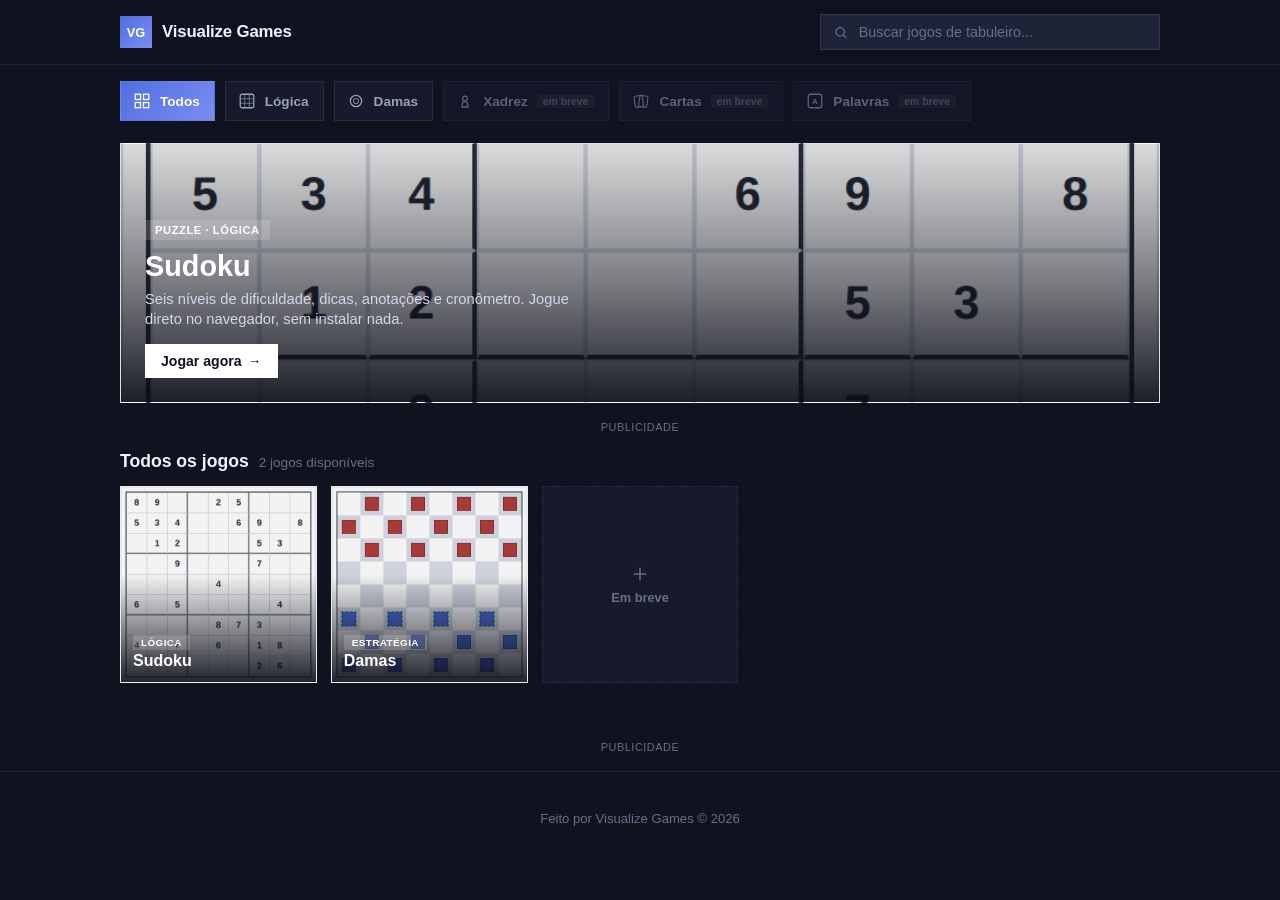
<file: index.html>
<!DOCTYPE html>
<html lang="pt-BR">
<head>
<meta charset="UTF-8" />
<meta name="viewport" content="width=device-width, initial-scale=1.0" />
<title>Visualize Games — Jogos de tabuleiro grátis</title>
<meta name="description" content="Visualize Games — jogos de tabuleiro gratuitos para jogar direto no navegador, sem instalar nada." />
<link rel="icon" href="data:image/svg+xml,<svg xmlns=%22http://www.w3.org/2000/svg%22 viewBox=%220 0 32 32%22><rect width=%2232%22 height=%2232%22 fill=%22%234f6fe0%22/><text x=%2216%22 y=%2222%22 font-family=%22Arial%22 font-weight=%22700%22 font-size=%2214%22 fill=%22white%22 text-anchor=%22middle%22>VG</text></svg>" />
<link rel="stylesheet" href="assets/main.css" />
<!-- Google AdSense -->
<script async src="https://pagead2.googlesyndication.com/pagead/js/adsbygoogle.js?client=ca-pub-7370452660840754"
     crossorigin="anonymous"></script>
</head>
<body>

<header class="site-header">
  <div class="header-inner">
    <a class="brand" href="index.html">
      <span class="brand-mark">VG</span>
      <span class="brand-name">Visualize Games</span>
    </a>
    <label class="search-wrap">
      <svg viewBox="0 0 24 24" width="17" height="17" fill="none" xmlns="http://www.w3.org/2000/svg">
        <circle cx="11" cy="11" r="6.5" stroke="currentColor" stroke-width="1.8"/>
        <path d="m20 20-3.8-3.8" stroke="currentColor" stroke-width="1.8" stroke-linecap="round"/>
      </svg>
      <input id="search-input" type="search" placeholder="Buscar jogos de tabuleiro..." autocomplete="off" />
    </label>
  </div>
</header>

<nav class="category-row" aria-label="Categorias">
  <button class="chip active" data-category="all" type="button">
    <span class="chip-icon">
      <svg viewBox="0 0 24 24" width="18" height="18" fill="none" xmlns="http://www.w3.org/2000/svg">
        <rect x="3" y="3" width="7" height="7" stroke="currentColor" stroke-width="1.7"/>
        <rect x="14" y="3" width="7" height="7" stroke="currentColor" stroke-width="1.7"/>
        <rect x="3" y="14" width="7" height="7" stroke="currentColor" stroke-width="1.7"/>
        <rect x="14" y="14" width="7" height="7" stroke="currentColor" stroke-width="1.7"/>
      </svg>
    </span>
    <span>Todos</span>
  </button>

  <button class="chip" data-category="logica" type="button">
    <span class="chip-icon">
      <svg viewBox="0 0 24 24" width="18" height="18" fill="none" xmlns="http://www.w3.org/2000/svg">
        <rect x="3" y="3" width="18" height="18" rx="2.5" stroke="currentColor" stroke-width="1.7"/>
        <path d="M9 3v18M15 3v18M3 9h18M3 15h18" stroke="currentColor" stroke-width="1.3" opacity="0.6"/>
      </svg>
    </span>
    <span>Lógica</span>
  </button>

  <button class="chip" data-category="damas" type="button">
    <span class="chip-icon">
      <svg viewBox="0 0 24 24" width="18" height="18" fill="none" xmlns="http://www.w3.org/2000/svg">
        <circle cx="12" cy="12" r="7.5" stroke="currentColor" stroke-width="1.7"/>
        <circle cx="12" cy="12" r="3.4" stroke="currentColor" stroke-width="1.4" opacity="0.7"/>
      </svg>
    </span>
    <span>Damas</span>
  </button>

  <span class="chip disabled" title="Em breve">
    <span class="chip-icon">
      <svg viewBox="0 0 24 24" width="18" height="18" fill="none" xmlns="http://www.w3.org/2000/svg">
        <circle cx="12" cy="8.5" r="3" stroke="currentColor" stroke-width="1.7"/>
        <path d="M9 20h6M8 20c0-3 1-5 1-6.5h6c0 1.5 1 3.5 1 6.5" stroke="currentColor" stroke-width="1.7" stroke-linecap="round" stroke-linejoin="round"/>
      </svg>
    </span>
    <span>Xadrez</span>
    <em>em breve</em>
  </span>

  <span class="chip disabled" title="Em breve">
    <span class="chip-icon">
      <svg viewBox="0 0 24 24" width="18" height="18" fill="none" xmlns="http://www.w3.org/2000/svg">
        <rect x="3.5" y="5" width="11" height="15" rx="1.8" transform="rotate(-8 9 12.5)" stroke="currentColor" stroke-width="1.5"/>
        <rect x="9.5" y="5" width="11" height="15" rx="1.8" transform="rotate(8 15 12.5)" stroke="currentColor" stroke-width="1.5"/>
      </svg>
    </span>
    <span>Cartas</span>
    <em>em breve</em>
  </span>

  <span class="chip disabled" title="Em breve">
    <span class="chip-icon">
      <svg viewBox="0 0 24 24" width="18" height="18" fill="none" xmlns="http://www.w3.org/2000/svg">
        <rect x="3" y="3" width="18" height="18" rx="3" stroke="currentColor" stroke-width="1.7"/>
        <text x="12" y="16.5" font-family="Arial" font-weight="700" font-size="10" fill="currentColor" text-anchor="middle">A</text>
      </svg>
    </span>
    <span>Palavras</span>
    <em>em breve</em>
  </span>
</nav>

<main>
  <section class="hero">
    <a class="hero-card" href="games/sudoku/index.html" style="background-image:url('assets/images/sudoku-board.png')">
      <div class="hero-overlay">
        <span class="hero-tag">Puzzle · Lógica</span>
        <h1>Sudoku</h1>
        <p>Seis níveis de dificuldade, dicas, anotações e cronômetro. Jogue direto no navegador, sem instalar nada.</p>
        <span class="hero-cta">Jogar agora <span aria-hidden="true">→</span></span>
      </div>
    </a>
  </section>

  <div class="ad-slot ad-slot-top" aria-hidden="true">
    <span class="ad-label">Publicidade</span>
    <!-- AD_SLOT_TOP — ver README para ativar o Google AdSense -->
  </div>

  <section class="game-section">
    <div class="section-heading">
      <h2>Todos os jogos</h2>
      <span class="section-count" id="game-count"></span>
    </div>

    <div class="game-grid" id="game-grid">
      <a class="game-card" data-name="sudoku" data-category="logica" href="games/sudoku/index.html" style="background-image:url('assets/images/sudoku-board.png')">
        <div class="game-card-overlay">
          <span class="game-tag">Lógica</span>
          <h3>Sudoku</h3>
        </div>
      </a>

      <a class="game-card" data-name="damas" data-category="damas" href="games/damas/index.html" style="background-image:url('assets/images/damas-board.png')">
        <div class="game-card-overlay">
          <span class="game-tag">Estratégia</span>
          <h3>Damas</h3>
        </div>
      </a>

      <div class="game-card placeholder">
        <div class="placeholder-inner">
          <svg viewBox="0 0 24 24" width="20" height="20" fill="none" xmlns="http://www.w3.org/2000/svg">
            <path d="M12 5v14M5 12h14" stroke="currentColor" stroke-width="1.8" stroke-linecap="round"/>
          </svg>
          <span>Em breve</span>
        </div>
      </div>
    </div>

    <p class="empty-state" id="empty-state" hidden>
      Nenhum jogo encontrado. Já temos <strong>Sudoku</strong> e <strong>Damas</strong> disponíveis — mais jogos de tabuleiro chegando em breve.
    </p>
  </section>
</main>

<div class="ad-slot ad-slot-bottom" aria-hidden="true">
  <span class="ad-label">Publicidade</span>
  <!-- AD_SLOT_BOTTOM -->
</div>

<footer class="hub-footer">
  <p>Feito por Visualize Games &copy; <span id="year"></span></p>
</footer>

<script src="assets/main.js"></script>
</body>
</html>
</file>
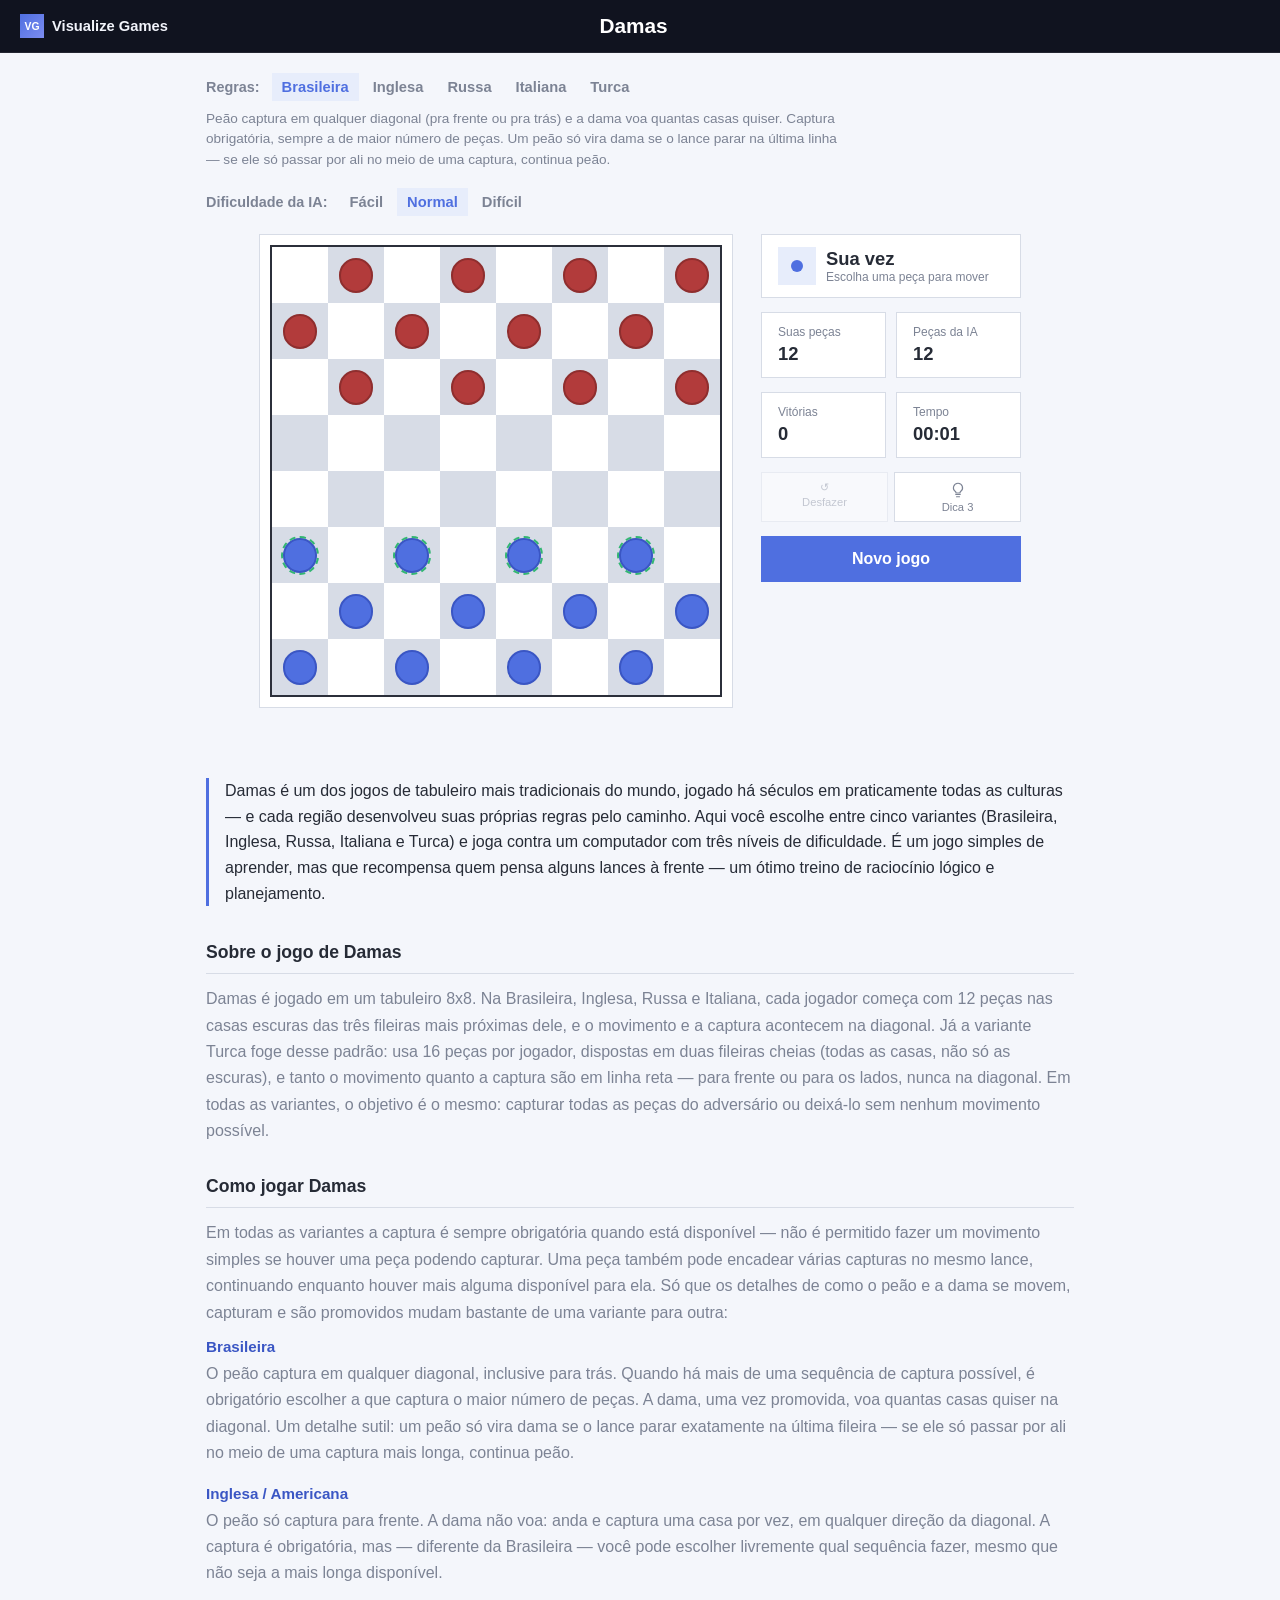
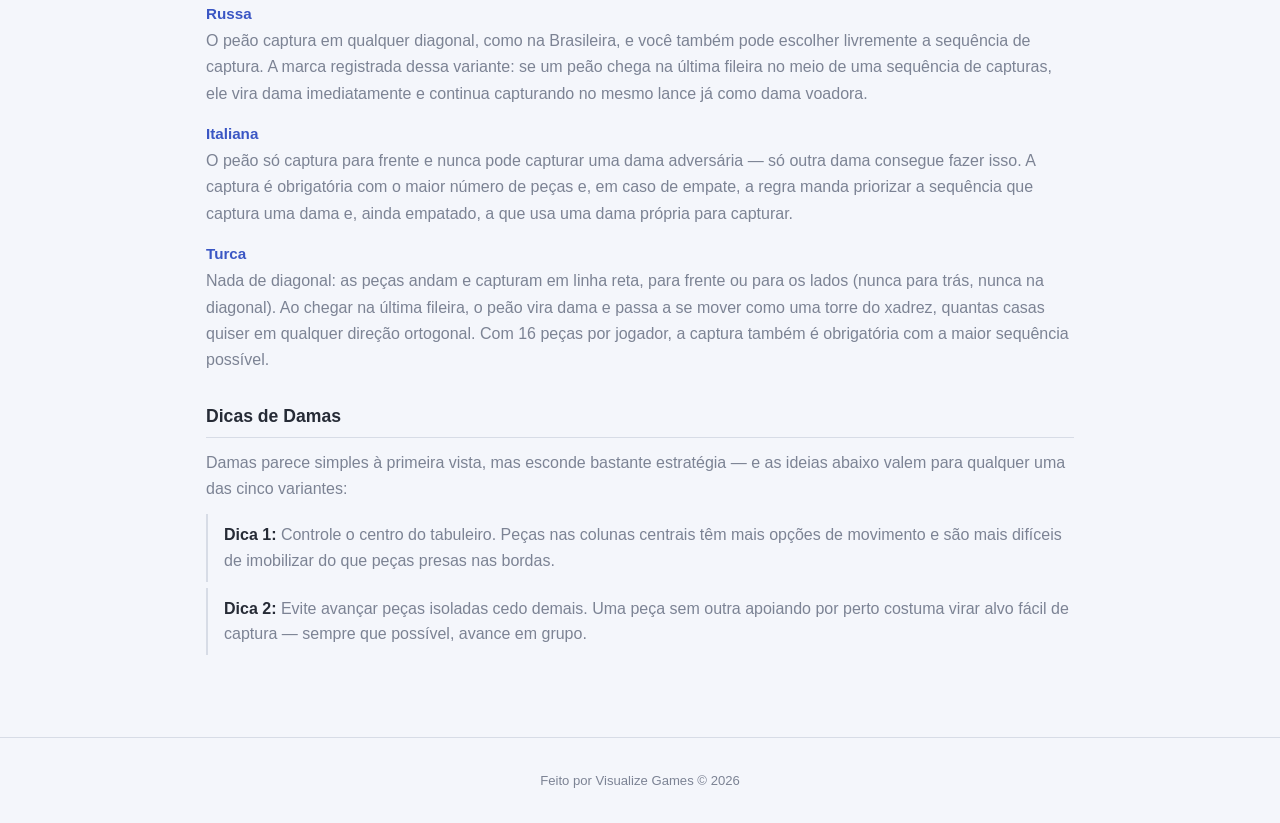
<file: games/damas/index.html>
<!DOCTYPE html>
<html lang="pt-BR">
<head>
<meta charset="UTF-8" />
<meta name="viewport" content="width=device-width, initial-scale=1.0" />
<title>Damas | Visualize Games</title>
<meta name="description" content="Jogue Damas grátis online contra o computador — 5 variantes de regras (Brasileira, Inglesa, Russa, Italiana e Turca) e três níveis de dificuldade." />
<link rel="icon" href="data:image/svg+xml,<svg xmlns=%22http://www.w3.org/2000/svg%22 viewBox=%220 0 32 32%22><rect width=%2232%22 height=%2232%22 fill=%22%234f6fe0%22/><text x=%2216%22 y=%2222%22 font-family=%22Arial%22 font-weight=%22700%22 font-size=%2214%22 fill=%22white%22 text-anchor=%22middle%22>VG</text></svg>" />
<link rel="stylesheet" href="../../assets/base.css" />
<link rel="stylesheet" href="style.css" />
<!-- Google AdSense -->
<script async src="https://pagead2.googlesyndication.com/pagead/js/adsbygoogle.js?client=ca-pub-7370452660840754"
     crossorigin="anonymous"></script>
</head>
<body>
<header class="topbar">
  <a href="../../index.html" class="back-link">
    <span class="back-mark">VG</span>
    <span>Visualize Games</span>
  </a>
  <h1 class="game-title">Damas</h1>
  <div class="topbar-spacer"></div>
</header>

<!-- Reserve de anúncio (topo) — ver README para ativar o Google AdSense -->
<div class="ad-slot ad-slot-top" aria-hidden="true"><!-- AD_SLOT_TOP --></div>

<main class="game-wrap">
  <div class="difficulty-bar">
    <span class="difficulty-label">Regras:</span>
    <div class="difficulty-tabs" id="variant-tabs">
      <button class="diff-btn" data-variant="brasileira">Brasileira</button>
      <button class="diff-btn" data-variant="inglesa">Inglesa</button>
      <button class="diff-btn" data-variant="russa">Russa</button>
      <button class="diff-btn" data-variant="italiana">Italiana</button>
      <button class="diff-btn" data-variant="turca">Turca</button>
    </div>
  </div>
  <p class="variant-blurb" id="variant-blurb"></p>

  <div class="difficulty-bar">
    <span class="difficulty-label">Dificuldade da IA:</span>
    <div class="difficulty-tabs" id="difficulty-tabs">
      <button class="diff-btn" data-difficulty="facil">Fácil</button>
      <button class="diff-btn" data-difficulty="normal">Normal</button>
      <button class="diff-btn" data-difficulty="dificil">Difícil</button>
    </div>
  </div>

  <div class="board-area">
    <div class="board-container">
      <div class="board" id="board"></div>
    </div>

    <aside class="sidebar">
      <div class="stat-card" id="turn-card">
        <span class="stat-icon" id="turn-icon">
          <svg viewBox="0 0 24 24" width="18" height="18" fill="none" xmlns="http://www.w3.org/2000/svg">
            <circle cx="12" cy="12" r="8" fill="currentColor"/>
          </svg>
        </span>
        <div class="stat-info">
          <span class="stat-value" id="turn-status">Sua vez</span>
          <span class="stat-label" id="turn-hint">Escolha uma peça destacada</span>
        </div>
      </div>

      <div class="stat-row">
        <div class="stat-card small">
          <span class="stat-label">Suas peças</span>
          <span class="stat-value" id="p1-count">12</span>
        </div>
        <div class="stat-card small">
          <span class="stat-label">Peças da IA</span>
          <span class="stat-value" id="p2-count">12</span>
        </div>
      </div>

      <div class="stat-row">
        <div class="stat-card small">
          <span class="stat-label">Vitórias</span>
          <span class="stat-value" id="wins-count">0</span>
        </div>
        <div class="stat-card small">
          <span class="stat-label">Tempo</span>
          <span class="stat-value" id="timer">00:00</span>
        </div>
      </div>

      <div class="tool-row damas-tools">
        <button id="undo-btn" class="tool-btn" title="Desfazer">
          <span class="tool-icon">↺</span>
          <span class="tool-text">Desfazer</span>
        </button>
        <button id="hint-btn" class="tool-btn" title="Dica">
          <span class="tool-icon">
            <svg viewBox="0 0 24 24" width="18" height="18" fill="none" xmlns="http://www.w3.org/2000/svg">
              <path d="M9 18h6M10 21h4M12 3a6 6 0 0 0-3.5 10.9c.5.4.8 1 .8 1.6v.5h5.4v-.5c0-.6.3-1.2.8-1.6A6 6 0 0 0 12 3Z" stroke="currentColor" stroke-width="1.6" stroke-linecap="round" stroke-linejoin="round"/>
            </svg>
          </span>
          <span class="tool-text">Dica <em id="hints-count">3</em></span>
        </button>
      </div>

      <button id="new-game-btn" class="primary-btn">Novo jogo</button>
    </aside>
  </div>
</main>

<article class="game-info">
  <p class="lead">Damas é um dos jogos de tabuleiro mais tradicionais do mundo, jogado há séculos em praticamente todas as culturas — e cada região desenvolveu suas próprias regras pelo caminho. Aqui você escolhe entre cinco variantes (Brasileira, Inglesa, Russa, Italiana e Turca) e joga contra um computador com três níveis de dificuldade. É um jogo simples de aprender, mas que recompensa quem pensa alguns lances à frente — um ótimo treino de raciocínio lógico e planejamento.</p>

  <section>
    <h2>Sobre o jogo de Damas</h2>
    <p>Damas é jogado em um tabuleiro 8x8. Na Brasileira, Inglesa, Russa e Italiana, cada jogador começa com 12 peças nas casas escuras das três fileiras mais próximas dele, e o movimento e a captura acontecem na diagonal. Já a variante Turca foge desse padrão: usa 16 peças por jogador, dispostas em duas fileiras cheias (todas as casas, não só as escuras), e tanto o movimento quanto a captura são em linha reta — para frente ou para os lados, nunca na diagonal. Em todas as variantes, o objetivo é o mesmo: capturar todas as peças do adversário ou deixá-lo sem nenhum movimento possível.</p>
  </section>

  <section>
    <h2>Como jogar Damas</h2>
    <p>Em todas as variantes a captura é sempre obrigatória quando está disponível — não é permitido fazer um movimento simples se houver uma peça podendo capturar. Uma peça também pode encadear várias capturas no mesmo lance, continuando enquanto houver mais alguma disponível para ela. Só que os detalhes de como o peão e a dama se movem, capturam e são promovidos mudam bastante de uma variante para outra:</p>
    <h3>Brasileira</h3>
    <p>O peão captura em qualquer diagonal, inclusive para trás. Quando há mais de uma sequência de captura possível, é obrigatório escolher a que captura o maior número de peças. A dama, uma vez promovida, voa quantas casas quiser na diagonal. Um detalhe sutil: um peão só vira dama se o lance parar exatamente na última fileira — se ele só passar por ali no meio de uma captura mais longa, continua peão.</p>
    <h3>Inglesa / Americana</h3>
    <p>O peão só captura para frente. A dama não voa: anda e captura uma casa por vez, em qualquer direção da diagonal. A captura é obrigatória, mas — diferente da Brasileira — você pode escolher livremente qual sequência fazer, mesmo que não seja a mais longa disponível.</p>
    <h3>Russa</h3>
    <p>O peão captura em qualquer diagonal, como na Brasileira, e você também pode escolher livremente a sequência de captura. A marca registrada dessa variante: se um peão chega na última fileira no meio de uma sequência de capturas, ele vira dama imediatamente e continua capturando no mesmo lance já como dama voadora.</p>
    <h3>Italiana</h3>
    <p>O peão só captura para frente e nunca pode capturar uma dama adversária — só outra dama consegue fazer isso. A captura é obrigatória com o maior número de peças e, em caso de empate, a regra manda priorizar a sequência que captura uma dama e, ainda empatado, a que usa uma dama própria para capturar.</p>
    <h3>Turca</h3>
    <p>Nada de diagonal: as peças andam e capturam em linha reta, para frente ou para os lados (nunca para trás, nunca na diagonal). Ao chegar na última fileira, o peão vira dama e passa a se mover como uma torre do xadrez, quantas casas quiser em qualquer direção ortogonal. Com 16 peças por jogador, a captura também é obrigatória com a maior sequência possível.</p>
  </section>

  <section>
    <h2>Dicas de Damas</h2>
    <p>Damas parece simples à primeira vista, mas esconde bastante estratégia — e as ideias abaixo valem para qualquer uma das cinco variantes:</p>
    <ul>
      <li><strong>Dica 1:</strong> Controle o centro do tabuleiro. Peças nas colunas centrais têm mais opções de movimento e são mais difíceis de imobilizar do que peças presas nas bordas.</li>
      <li><strong>Dica 2:</strong> Evite avançar peças isoladas cedo demais. Uma peça sem outra apoiando por perto costuma virar alvo fácil de captura — sempre que possível, avance em grupo.</li>
    </ul>
  </section>
</article>

<!-- Reserve de anúncio (rodapé) -->
<div class="ad-slot ad-slot-bottom" aria-hidden="true"><!-- AD_SLOT_BOTTOM --></div>

<footer class="game-footer">
  <p>Feito por Visualize Games &copy; <span id="footer-year"></span></p>
</footer>

<div class="overlay" id="overlay">
  <div class="overlay-card">
    <h2 id="overlay-title"></h2>
    <p id="overlay-text"></p>
    <div id="overlay-actions" class="overlay-actions"></div>
  </div>
</div>

<script src="script.js"></script>
</body>
</html>
</file>
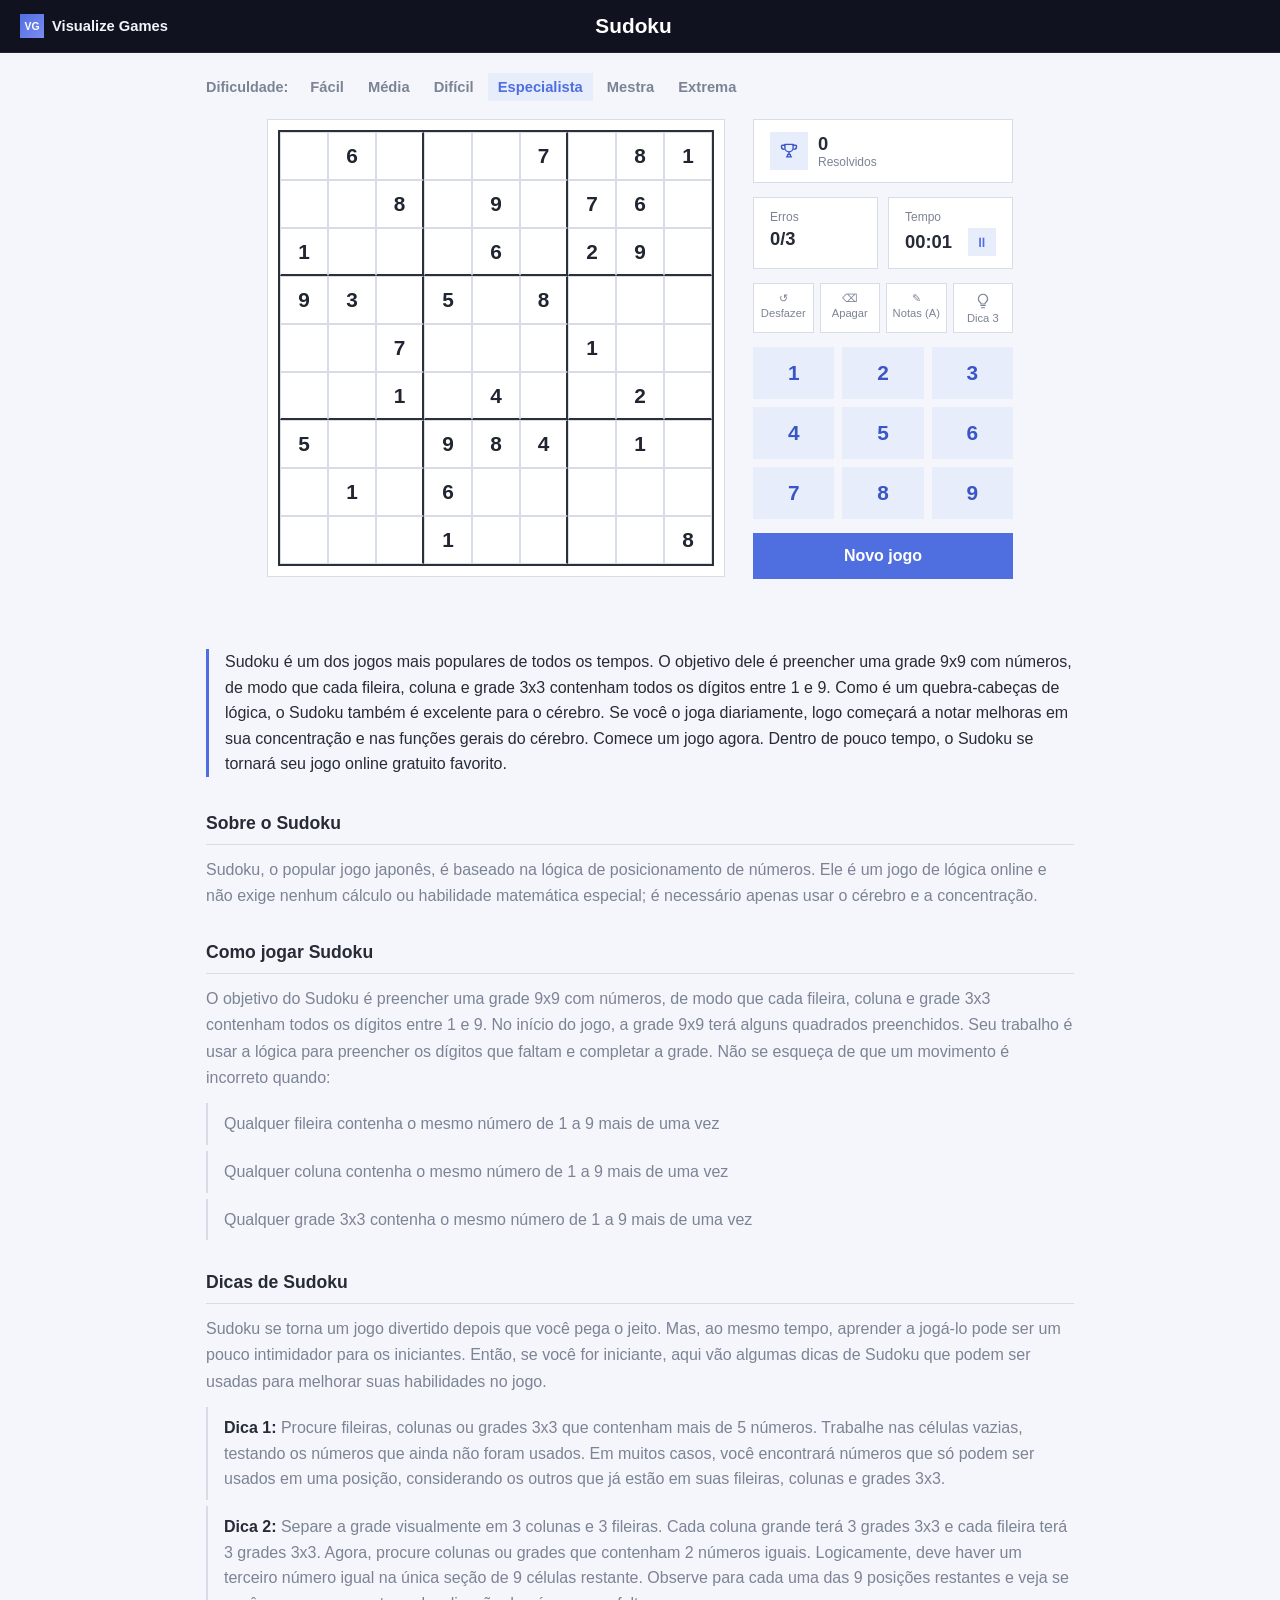
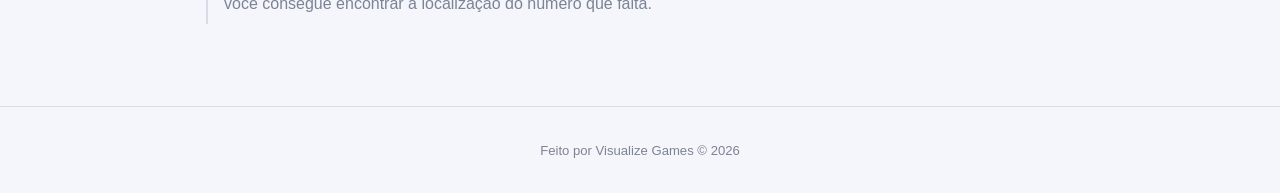
<file: games/sudoku/index.html>
<!DOCTYPE html>
<html lang="pt-BR">
<head>
<meta charset="UTF-8" />
<meta name="viewport" content="width=device-width, initial-scale=1.0" />
<title>Sudoku | Visualize Games</title>
<meta name="description" content="Jogue Sudoku grátis online — seis níveis de dificuldade, dicas, anotações e cronômetro." />
<link rel="icon" href="data:image/svg+xml,<svg xmlns=%22http://www.w3.org/2000/svg%22 viewBox=%220 0 32 32%22><rect width=%2232%22 height=%2232%22 fill=%22%234f6fe0%22/><text x=%2216%22 y=%2222%22 font-family=%22Arial%22 font-weight=%22700%22 font-size=%2214%22 fill=%22white%22 text-anchor=%22middle%22>VG</text></svg>" />
<link rel="stylesheet" href="../../assets/base.css" />
<link rel="stylesheet" href="style.css" />
<!-- Google AdSense -->
<script async src="https://pagead2.googlesyndication.com/pagead/js/adsbygoogle.js?client=ca-pub-7370452660840754"
     crossorigin="anonymous"></script>
</head>
<body>
<header class="topbar">
  <a href="../../index.html" class="back-link">
    <span class="back-mark">VG</span>
    <span>Visualize Games</span>
  </a>
  <h1 class="game-title">Sudoku</h1>
  <div class="topbar-spacer"></div>
</header>

<!-- Reserve de anúncio (topo) — ver README para ativar o Google AdSense -->
<div class="ad-slot ad-slot-top" aria-hidden="true"><!-- AD_SLOT_TOP --></div>

<main class="game-wrap">
  <div class="difficulty-bar">
    <span class="difficulty-label">Dificuldade:</span>
    <div class="difficulty-tabs" id="difficulty-tabs">
      <button class="diff-btn" data-difficulty="facil">Fácil</button>
      <button class="diff-btn" data-difficulty="media">Média</button>
      <button class="diff-btn" data-difficulty="dificil">Difícil</button>
      <button class="diff-btn" data-difficulty="especialista">Especialista</button>
      <button class="diff-btn" data-difficulty="mestra">Mestra</button>
      <button class="diff-btn" data-difficulty="extrema">Extrema</button>
    </div>
  </div>

  <div class="board-area">
    <div class="board-container">
      <div class="board" id="board"></div>
      <div class="pause-overlay" id="pause-overlay">
        <span>⏸ Pausado</span>
        <small>Clique para continuar</small>
      </div>
    </div>

    <aside class="sidebar">
      <div class="stat-card">
        <span class="stat-icon">
          <svg viewBox="0 0 24 24" width="20" height="20" fill="none" xmlns="http://www.w3.org/2000/svg">
            <path d="M7 4h10v4a5 5 0 0 1-5 5 5 5 0 0 1-5-5V4Z" stroke="currentColor" stroke-width="1.7" stroke-linejoin="round"/>
            <path d="M7 5H4a1 1 0 0 0-1 1v1a3 3 0 0 0 3 3M17 5h3a1 1 0 0 1 1 1v1a3 3 0 0 1-3 3" stroke="currentColor" stroke-width="1.7" stroke-linecap="round"/>
            <path d="M12 13v3m-3 3h6m-5 0 .5-3h3l.5 3" stroke="currentColor" stroke-width="1.7" stroke-linecap="round" stroke-linejoin="round"/>
          </svg>
        </span>
        <div class="stat-info">
          <span class="stat-value" id="resolved-count">0</span>
          <span class="stat-label">Resolvidos</span>
        </div>
      </div>

      <div class="stat-row">
        <div class="stat-card small">
          <span class="stat-label">Erros</span>
          <span class="stat-value" id="errors-count">0/3</span>
        </div>
        <div class="stat-card small">
          <span class="stat-label">Tempo</span>
          <div class="timer-row">
            <span class="stat-value" id="timer">00:00</span>
            <button id="pause-btn" class="icon-btn" title="Pausar">⏸</button>
          </div>
        </div>
      </div>

      <div class="tool-row">
        <button id="undo-btn" class="tool-btn" title="Desfazer">
          <span class="tool-icon">↺</span>
          <span class="tool-text">Desfazer</span>
        </button>
        <button id="erase-btn" class="tool-btn" title="Apagar">
          <span class="tool-icon">⌫</span>
          <span class="tool-text">Apagar</span>
        </button>
        <button id="notes-btn" class="tool-btn" title="Anotações (atalho: A)">
          <span class="tool-icon">✎</span>
          <span class="tool-text">Notas <em>(A)</em></span>
        </button>
        <button id="hint-btn" class="tool-btn" title="Dica">
          <span class="tool-icon">
            <svg viewBox="0 0 24 24" width="18" height="18" fill="none" xmlns="http://www.w3.org/2000/svg">
              <path d="M9 18h6M10 21h4M12 3a6 6 0 0 0-3.5 10.9c.5.4.8 1 .8 1.6v.5h5.4v-.5c0-.6.3-1.2.8-1.6A6 6 0 0 0 12 3Z" stroke="currentColor" stroke-width="1.6" stroke-linecap="round" stroke-linejoin="round"/>
            </svg>
          </span>
          <span class="tool-text">Dica <em id="hints-count">3</em></span>
        </button>
      </div>

      <div class="number-pad" id="number-pad">
        <button class="num-btn" data-number="1">1</button>
        <button class="num-btn" data-number="2">2</button>
        <button class="num-btn" data-number="3">3</button>
        <button class="num-btn" data-number="4">4</button>
        <button class="num-btn" data-number="5">5</button>
        <button class="num-btn" data-number="6">6</button>
        <button class="num-btn" data-number="7">7</button>
        <button class="num-btn" data-number="8">8</button>
        <button class="num-btn" data-number="9">9</button>
      </div>

      <button id="new-game-btn" class="primary-btn">Novo jogo</button>
    </aside>
  </div>
</main>

<article class="game-info">
  <p class="lead">Sudoku é um dos jogos mais populares de todos os tempos. O objetivo dele é preencher uma grade 9x9 com números, de modo que cada fileira, coluna e grade 3x3 contenham todos os dígitos entre 1 e 9. Como é um quebra-cabeças de lógica, o Sudoku também é excelente para o cérebro. Se você o joga diariamente, logo começará a notar melhoras em sua concentração e nas funções gerais do cérebro. Comece um jogo agora. Dentro de pouco tempo, o Sudoku se tornará seu jogo online gratuito favorito.</p>

  <section>
    <h2>Sobre o Sudoku</h2>
    <p>Sudoku, o popular jogo japonês, é baseado na lógica de posicionamento de números. Ele é um jogo de lógica online e não exige nenhum cálculo ou habilidade matemática especial; é necessário apenas usar o cérebro e a concentração.</p>
  </section>

  <section>
    <h2>Como jogar Sudoku</h2>
    <p>O objetivo do Sudoku é preencher uma grade 9x9 com números, de modo que cada fileira, coluna e grade 3x3 contenham todos os dígitos entre 1 e 9. No início do jogo, a grade 9x9 terá alguns quadrados preenchidos. Seu trabalho é usar a lógica para preencher os dígitos que faltam e completar a grade. Não se esqueça de que um movimento é incorreto quando:</p>
    <ul>
      <li>Qualquer fileira contenha o mesmo número de 1 a 9 mais de uma vez</li>
      <li>Qualquer coluna contenha o mesmo número de 1 a 9 mais de uma vez</li>
      <li>Qualquer grade 3x3 contenha o mesmo número de 1 a 9 mais de uma vez</li>
    </ul>
  </section>

  <section>
    <h2>Dicas de Sudoku</h2>
    <p>Sudoku se torna um jogo divertido depois que você pega o jeito. Mas, ao mesmo tempo, aprender a jogá-lo pode ser um pouco intimidador para os iniciantes. Então, se você for iniciante, aqui vão algumas dicas de Sudoku que podem ser usadas para melhorar suas habilidades no jogo.</p>
    <ul>
      <li><strong>Dica 1:</strong> Procure fileiras, colunas ou grades 3x3 que contenham mais de 5 números. Trabalhe nas células vazias, testando os números que ainda não foram usados. Em muitos casos, você encontrará números que só podem ser usados em uma posição, considerando os outros que já estão em suas fileiras, colunas e grades 3x3.</li>
      <li><strong>Dica 2:</strong> Separe a grade visualmente em 3 colunas e 3 fileiras. Cada coluna grande terá 3 grades 3x3 e cada fileira terá 3 grades 3x3. Agora, procure colunas ou grades que contenham 2 números iguais. Logicamente, deve haver um terceiro número igual na única seção de 9 células restante. Observe para cada uma das 9 posições restantes e veja se você consegue encontrar a localização do número que falta.</li>
    </ul>
  </section>
</article>

<!-- Reserve de anúncio (rodapé) -->
<div class="ad-slot ad-slot-bottom" aria-hidden="true"><!-- AD_SLOT_BOTTOM --></div>

<footer class="game-footer">
  <p>Feito por Visualize Games &copy; <span id="footer-year"></span></p>
</footer>

<div class="overlay" id="overlay">
  <div class="overlay-card">
    <h2 id="overlay-title"></h2>
    <p id="overlay-text"></p>
    <div id="overlay-actions" class="overlay-actions"></div>
  </div>
</div>

<script src="script.js"></script>
</body>
</html>
</file>
<file: assets/main.css>
:root {
  --bg: #10131f;
  --surface: #161a2c;
  --surface-2: #1e2338;
  --border: rgba(255, 255, 255, 0.08);
  --accent: #4f6fe0;
  --accent-2: #7c8cf0;
  --text: #f2f4fb;
  --text-soft: #9aa1ba;
  --text-mute: #666e8a;
}

* { box-sizing: border-box; }

body {
  margin: 0;
  font-family: "Segoe UI", Roboto, "Helvetica Neue", Arial, sans-serif;
  background: var(--bg);
  color: var(--text);
  min-height: 100vh;
}

a { color: inherit; }

/* ---------- Header ---------- */

.site-header {
  position: sticky;
  top: 0;
  z-index: 20;
  background: rgba(16, 19, 31, 0.92);
  backdrop-filter: blur(10px);
  border-bottom: 1px solid var(--border);
}

.header-inner {
  max-width: 1080px;
  margin: 0 auto;
  padding: 14px 20px;
  display: flex;
  align-items: center;
  justify-content: space-between;
  gap: 20px;
}

.brand {
  display: inline-flex;
  align-items: center;
  gap: 10px;
  text-decoration: none;
  flex-shrink: 0;
}

.brand-mark {
  width: 32px;
  height: 32px;
  border-radius: 0;
  background: linear-gradient(135deg, var(--accent) 0%, var(--accent-2) 100%);
  display: flex;
  align-items: center;
  justify-content: center;
  font-weight: 800;
  font-size: 0.8rem;
  color: #fff;
}

.brand-name {
  font-size: 1.05rem;
  font-weight: 700;
  letter-spacing: -0.01em;
}

.search-wrap {
  display: flex;
  align-items: center;
  gap: 8px;
  background: var(--surface-2);
  border: 1px solid var(--border);
  border-radius: 0;
  padding: 8px 12px;
  color: var(--text-mute);
  width: 100%;
  max-width: 340px;
}
.search-wrap:focus-within {
  border-color: var(--accent);
  color: var(--accent-2);
}

.search-wrap input {
  border: none;
  background: transparent;
  outline: none;
  color: var(--text);
  font-size: 0.9rem;
  width: 100%;
  font-family: inherit;
}
.search-wrap input::placeholder { color: var(--text-mute); }

/* ---------- Category chips ---------- */

.category-row {
  max-width: 1080px;
  margin: 0 auto;
  padding: 16px 20px 4px;
  display: flex;
  gap: 10px;
  overflow-x: auto;
  scrollbar-width: none;
}
.category-row::-webkit-scrollbar { display: none; }

.chip {
  display: inline-flex;
  align-items: center;
  gap: 7px;
  padding: 8px 14px 8px 10px;
  border-radius: 0;
  background: var(--surface);
  border: 1px solid var(--border);
  color: var(--text-soft);
  font-size: 0.85rem;
  font-weight: 600;
  white-space: nowrap;
  flex-shrink: 0;
  cursor: pointer;
  font-family: inherit;
}

.chip.active {
  background: linear-gradient(135deg, var(--accent) 0%, var(--accent-2) 100%);
  color: #fff;
  border-color: transparent;
}

.chip.disabled {
  cursor: default;
  opacity: 0.55;
}

.chip .chip-icon {
  width: 22px;
  height: 22px;
  display: flex;
  align-items: center;
  justify-content: center;
}

.chip em {
  font-style: normal;
  font-size: 0.65rem;
  color: var(--text-mute);
  background: rgba(255, 255, 255, 0.06);
  padding: 1px 6px;
  border-radius: 0;
  margin-left: 2px;
}

/* ---------- Hero ---------- */

main {
  max-width: 1080px;
  margin: 0 auto;
  padding: 0 20px;
}

.hero { margin: 18px 0; }

.hero-card {
  position: relative;
  display: block;
  border-radius: 0;
  overflow: hidden;
  min-height: 260px;
  background-size: cover;
  background-position: center 18%;
  background-color: var(--surface);
  text-decoration: none;
  border: 1px solid var(--border);
}

.hero-overlay {
  position: absolute;
  inset: 0;
  background: linear-gradient(0deg, rgba(10, 12, 22, 0.92) 0%, rgba(10, 12, 22, 0.55) 45%, rgba(10, 12, 22, 0.15) 100%);
  display: flex;
  flex-direction: column;
  justify-content: flex-end;
  padding: 24px;
  color: #fff;
}

.hero-tag {
  align-self: flex-start;
  font-size: 0.7rem;
  font-weight: 700;
  text-transform: uppercase;
  letter-spacing: 0.05em;
  background: rgba(255, 255, 255, 0.14);
  padding: 4px 10px;
  border-radius: 0;
  margin-bottom: 10px;
}

.hero-overlay h1 { margin: 0 0 6px; font-size: 1.8rem; }
.hero-overlay p { margin: 0 0 14px; color: #d3d7ea; max-width: 460px; font-size: 0.92rem; line-height: 1.4; }

.hero-cta {
  display: inline-flex;
  align-items: center;
  gap: 6px;
  background: #fff;
  color: var(--bg);
  font-weight: 700;
  font-size: 0.88rem;
  padding: 9px 16px;
  border-radius: 0;
  width: fit-content;
}

/* ---------- Ad slots ---------- */

.ad-slot {
  max-width: 1080px;
  margin: 18px auto;
  text-align: center;
}
.ad-label {
  display: block;
  font-size: 0.68rem;
  color: var(--text-mute);
  text-transform: uppercase;
  letter-spacing: 0.05em;
  margin-bottom: 6px;
}

/* ---------- Game grid ---------- */

.game-section { padding-bottom: 40px; }

.section-heading {
  display: flex;
  align-items: baseline;
  gap: 10px;
  margin: 8px 0 14px;
}
.section-heading h2 { margin: 0; font-size: 1.1rem; }
.section-count { color: var(--text-mute); font-size: 0.85rem; }

.game-grid {
  display: grid;
  grid-template-columns: repeat(auto-fill, minmax(170px, 1fr));
  gap: 14px;
}

.game-card {
  position: relative;
  aspect-ratio: 1 / 1;
  border-radius: 0;
  overflow: hidden;
  background-size: cover;
  background-position: center;
  background-color: var(--surface);
  text-decoration: none;
  border: 1px solid var(--border);
  transition: border-color 0.15s ease;
}
.game-card:not(.placeholder):hover {
  border-color: var(--accent);
}

.game-card-overlay {
  position: absolute;
  inset: 0;
  background: linear-gradient(0deg, rgba(10, 12, 22, 0.9) 0%, rgba(10, 12, 22, 0.05) 55%);
  display: flex;
  flex-direction: column;
  justify-content: flex-end;
  padding: 12px;
  color: #fff;
}
.game-card-overlay h3 { margin: 2px 0 0; font-size: 1rem; }

.game-tag {
  align-self: flex-start;
  font-size: 0.62rem;
  font-weight: 700;
  text-transform: uppercase;
  letter-spacing: 0.04em;
  background: rgba(255, 255, 255, 0.16);
  padding: 2px 8px;
  border-radius: 0;
}

.game-card.placeholder {
  border-style: dashed;
  border-color: var(--border);
  display: flex;
  align-items: center;
  justify-content: center;
  cursor: default;
}

.placeholder-inner {
  display: flex;
  flex-direction: column;
  align-items: center;
  gap: 6px;
  color: var(--text-mute);
  font-size: 0.8rem;
  font-weight: 600;
}

.empty-state {
  text-align: center;
  color: var(--text-soft);
  background: var(--surface);
  border: 1px solid var(--border);
  border-radius: 0;
  padding: 24px;
  font-size: 0.9rem;
}
.empty-state strong { color: var(--text); }

/* ---------- Footer ---------- */

.hub-footer {
  text-align: center;
  padding: 26px 20px 34px;
  color: var(--text-mute);
  font-size: 0.82rem;
  border-top: 1px solid var(--border);
  margin-top: 10px;
}

@media (max-width: 560px) {
  .header-inner { flex-wrap: wrap; }
  .brand-name { display: none; }
  .hero-overlay h1 { font-size: 1.5rem; }
}
</file>
<file: assets/base.css>
/* ============================================================
   BASE COMPARTILHADA — usada por todas as páginas de jogo do site
   (topbar, abas de dificuldade, cards de estatística, botões,
   modal de fim de jogo, bloco de conteúdo). Cada jogo tem seu
   próprio style.css só com o que é específico do tabuleiro dele.
   Tudo aqui segue o padrão visual do site: quadrado, sem sombra.
   ============================================================ */

:root {
  --blue: #4f6fe0;
  --blue-dark: #3a56c4;
  --bg: #f4f6fb;
  --card: #ffffff;
  --line-strong: #2b2f3a;
  --line-soft: #d7dce6;
  --text: #262b36;
  --text-soft: #7c8394;
  --related: #e7edfb;
  --same-value: #d3e0ff;
  --wrong: #ff5a5f;
  --given: #202531;
  --success: #33b673;
}

* { box-sizing: border-box; }

body {
  margin: 0;
  font-family: "Segoe UI", Roboto, "Helvetica Neue", Arial, sans-serif;
  background: var(--bg);
  color: var(--text);
  min-height: 100vh;
}

/* ---------- Topbar ---------- */

.topbar {
  display: flex;
  align-items: center;
  justify-content: center;
  gap: 12px;
  padding: 14px 20px;
  background: #10131f;
  border-bottom: 1px solid rgba(255, 255, 255, 0.08);
  position: relative;
}

.game-title { margin: 0; font-size: 1.3rem; color: #fff; }
.topbar-spacer { width: 1px; }

.back-link {
  position: absolute;
  left: 20px;
  display: inline-flex;
  align-items: center;
  gap: 8px;
  color: #f2f4fb;
  text-decoration: none;
  font-weight: 700;
  font-size: 0.92rem;
}

.back-mark {
  width: 24px;
  height: 24px;
  border-radius: 0;
  background: linear-gradient(135deg, var(--blue) 0%, #7c8cf0 100%);
  color: #fff;
  font-size: 0.65rem;
  font-weight: 800;
  display: flex;
  align-items: center;
  justify-content: center;
  flex-shrink: 0;
}

/* ---------- Ads ---------- */

.ad-slot {
  max-width: 728px;
  min-height: 0;
  margin: 0 auto;
}
.ad-slot:empty { display: none; }

/* ---------- Layout comum ---------- */

.game-wrap {
  max-width: 900px;
  margin: 0 auto;
  padding: 20px 16px 60px;
}

/* ---------- Abas de dificuldade / opções ---------- */

.difficulty-bar {
  display: flex;
  align-items: center;
  gap: 12px;
  flex-wrap: wrap;
  margin-bottom: 18px;
}

.difficulty-label {
  color: var(--text-soft);
  font-weight: 600;
  font-size: 0.9rem;
}

.difficulty-tabs {
  display: flex;
  gap: 4px;
  flex-wrap: wrap;
}

.diff-btn {
  border: none;
  background: transparent;
  color: var(--text-soft);
  font-size: 0.92rem;
  font-weight: 600;
  padding: 6px 10px;
  border-radius: 0;
  cursor: pointer;
  transition: background-color 0.15s ease, color 0.15s ease;
  font-family: inherit;
}
.diff-btn:hover { background: var(--related); color: var(--text); }
.diff-btn.active {
  color: var(--blue);
  background: var(--related);
}

/* ---------- Sidebar / painel lateral ---------- */

.sidebar {
  width: 260px;
  display: flex;
  flex-direction: column;
  gap: 14px;
}

.stat-card {
  background: var(--card);
  border: 1px solid var(--line-soft);
  border-radius: 0;
  padding: 12px 16px;
  display: flex;
  align-items: center;
  gap: 10px;
}

.stat-icon {
  width: 38px;
  height: 38px;
  border-radius: 0;
  background: var(--related);
  color: var(--blue-dark);
  display: flex;
  align-items: center;
  justify-content: center;
  flex-shrink: 0;
}

.stat-info { display: flex; flex-direction: column; }

.stat-value { font-size: 1.15rem; font-weight: 700; }
.stat-value.danger { color: var(--wrong); }

.stat-label { font-size: 0.75rem; color: var(--text-soft); }

.stat-row { display: flex; gap: 10px; }
.stat-card.small { flex: 1; flex-direction: column; align-items: flex-start; gap: 4px; }

.timer-row {
  display: flex;
  align-items: center;
  gap: 8px;
  width: 100%;
  justify-content: space-between;
}

.icon-btn {
  border: none;
  background: var(--related);
  color: var(--blue);
  width: 28px;
  height: 28px;
  border-radius: 0;
  cursor: pointer;
  font-size: 0.85rem;
  display: flex;
  align-items: center;
  justify-content: center;
}
.icon-btn:hover { background: var(--same-value); }

.tool-row {
  display: grid;
  grid-template-columns: repeat(4, 1fr);
  gap: 6px;
}

.tool-btn {
  background: var(--card);
  border: 1px solid var(--line-soft);
  border-radius: 0;
  padding: 8px 4px;
  cursor: pointer;
  display: flex;
  flex-direction: column;
  align-items: center;
  gap: 2px;
  font-size: 0.7rem;
  color: var(--text-soft);
  font-family: inherit;
}
.tool-btn:hover { background: var(--related); }
.tool-btn.active { background: var(--blue); color: #fff; border-color: var(--blue); }
.tool-btn .tool-icon { display: flex; align-items: center; justify-content: center; }
.tool-btn.active .tool-icon svg { color: #fff; }
.tool-btn:disabled { opacity: 0.4; cursor: not-allowed; }
.tool-btn em { font-style: normal; }

.primary-btn {
  background: var(--blue);
  color: #fff;
  border: none;
  border-radius: 0;
  padding: 14px;
  font-size: 1rem;
  font-weight: 700;
  cursor: pointer;
  font-family: inherit;
}
.primary-btn:hover { background: var(--blue-dark); }
.primary-btn:disabled { opacity: 0.6; cursor: default; }

.secondary-btn {
  background: var(--card);
  color: var(--text);
  border: 1px solid var(--line-soft);
  border-radius: 0;
  padding: 14px;
  font-size: 1rem;
  font-weight: 700;
  cursor: pointer;
  font-family: inherit;
}
.secondary-btn:hover { background: var(--related); }

/* ---------- Overlay de fim de jogo ---------- */

.overlay {
  position: fixed;
  inset: 0;
  background: rgba(20, 24, 38, 0.55);
  display: none;
  align-items: center;
  justify-content: center;
  padding: 20px;
  z-index: 50;
}
.overlay.visible { display: flex; }

.overlay-card {
  background: var(--card);
  border: 1px solid var(--line-strong);
  border-radius: 0;
  padding: 28px 24px;
  max-width: 340px;
  width: 100%;
  text-align: center;
}
.overlay-card h2 { margin: 0 0 10px; }
.overlay-card p { color: var(--text-soft); margin: 0 0 20px; }

.overlay-actions { display: flex; flex-direction: column; gap: 8px; }
.overlay-btn {
  background: var(--blue);
  color: #fff;
  border: none;
  border-radius: 0;
  padding: 12px;
  font-size: 0.95rem;
  font-weight: 600;
  cursor: pointer;
  font-family: inherit;
}
.overlay-btn:hover { background: var(--blue-dark); }

/* ---------- Conteúdo (texto sobre o jogo) ---------- */

.game-info {
  max-width: 900px;
  margin: 10px auto 0;
  padding: 0 16px 50px;
  color: var(--text);
}

.game-info .lead {
  font-size: 1rem;
  line-height: 1.6;
  color: var(--text);
  border-left: 3px solid var(--blue);
  padding-left: 16px;
  margin: 0 0 36px;
}

.game-info h2 {
  font-size: 1.1rem;
  margin: 0 0 12px;
  padding-bottom: 10px;
  border-bottom: 1px solid var(--line-soft);
}

.game-info section { margin-bottom: 32px; }

.game-info p {
  line-height: 1.65;
  color: var(--text-soft);
  margin: 0 0 12px;
}

.game-info ul {
  margin: 0;
  padding-left: 0;
  list-style: none;
}

.game-info li {
  line-height: 1.6;
  color: var(--text-soft);
  padding: 8px 0 8px 16px;
  border-left: 2px solid var(--line-soft);
  margin-bottom: 6px;
}

.game-info li strong { color: var(--text); }

.game-footer {
  text-align: center;
  padding: 22px 20px;
  color: var(--text-soft);
  font-size: 0.82rem;
  border-top: 1px solid var(--line-soft);
}

@media (max-width: 560px) {
  .sidebar { width: 100%; max-width: 380px; }
}
</file>
<file: games/damas/style.css>
/* Estilos específicos do Damas — regras compartilhadas (topbar, abas,
   sidebar, botões, modal, bloco de conteúdo) ficam em assets/base.css */

:root {
  --dark-square: #d7dce6;
  --p1: #4f6fe0;
  --p1-dark: #3a56c4;
  --p2: #b23b3b;
  --p2-dark: #8f2e2e;
}

.damas-tools { grid-template-columns: repeat(2, 1fr); }

.variant-blurb {
  color: var(--text-soft);
  font-size: 0.85rem;
  line-height: 1.5;
  margin: -10px 0 18px;
  max-width: 640px;
}

/* Subtítulos por variante dentro de "Como jogar Damas" */
.game-info h3 {
  font-size: 0.95rem;
  font-weight: 700;
  color: var(--blue-dark);
  margin: 18px 0 6px;
}
.game-info h3:first-of-type { margin-top: 6px; }

.board-area {
  display: flex;
  gap: 28px;
  align-items: flex-start;
  flex-wrap: wrap;
  justify-content: center;
}

.board-container {
  position: relative;
  background: var(--card);
  border: 1px solid var(--line-soft);
  padding: 10px;
}

.board {
  display: grid;
  grid-template-columns: repeat(8, minmax(38px, 56px));
  grid-template-rows: repeat(8, minmax(38px, 56px));
  border: 2px solid var(--line-strong);
}

.square {
  position: relative;
  display: flex;
  align-items: center;
  justify-content: center;
  padding: 0;
  border: none;
  outline: none;
  font-family: inherit;
}

.square.light { background: var(--card); cursor: default; }
.square.dark { background: var(--dark-square); cursor: default; }
.square.playable { cursor: pointer; }

.square.selected { outline: 3px solid var(--blue); outline-offset: -3px; }
.square.legal-move { outline: 3px solid var(--success); outline-offset: -3px; }
.square.eligible .piece::after {
  content: "";
  position: absolute;
  inset: -4px;
  border: 2px dashed var(--success);
  border-radius: 50%;
}
.square.hint-cell { outline: 3px solid #e0a72a; outline-offset: -3px; }

.piece {
  position: relative;
  width: 62%;
  height: 62%;
  background: var(--p1);
  border: 2px solid var(--p1-dark);
  border-radius: 50%;
}
.piece.p2 { background: var(--p2); border-color: var(--p2-dark); }

.piece .crown {
  position: absolute;
  inset: 0;
  display: flex;
  align-items: center;
  justify-content: center;
  color: #fff;
}

@media (max-width: 560px) {
  .board {
    grid-template-columns: repeat(8, minmax(30px, 1fr));
    grid-template-rows: repeat(8, minmax(30px, 1fr));
  }
}
</file>
<file: games/sudoku/style.css>
/* Estilos específicos do Sudoku — regras compartilhadas (topbar, abas,
   sidebar, botões, modal, bloco de conteúdo) ficam em assets/base.css */

.board-area {
  display: flex;
  gap: 28px;
  align-items: flex-start;
  flex-wrap: wrap;
  justify-content: center;
}

.board-container {
  position: relative;
  background: var(--card);
  border: 1px solid var(--line-soft);
  border-radius: 0;
  padding: 10px;
}

.board {
  display: grid;
  grid-template-columns: repeat(9, minmax(34px, 48px));
  grid-template-rows: repeat(9, minmax(34px, 48px));
  border: 2px solid var(--line-strong);
  border-radius: 0;
  overflow: hidden;
}

.cell {
  position: relative;
  border: 1px solid var(--line-soft);
  background: var(--card);
  display: flex;
  align-items: center;
  justify-content: center;
  font-size: 1.3rem;
  cursor: pointer;
  padding: 0;
  outline: none;
  font-family: inherit;
  transition: background-color 0.2s ease;
}

.cell.border-right { border-right: 2px solid var(--line-strong); }
.cell.border-bottom { border-bottom: 2px solid var(--line-strong); }

.cell.related { background: var(--related); }
.cell.same-value { background: var(--same-value); }
.cell.selected { background: var(--selected); }

.cell.given .cell-value { --cell-color: var(--given); color: var(--cell-color); font-weight: 700; }
.cell:not(.given) .cell-value { --cell-color: var(--blue-dark); color: var(--cell-color); font-weight: 600; }
.cell.hinted .cell-value { --cell-color: var(--success); color: var(--cell-color); font-weight: 700; }
.cell.wrong { background: #ffe0e1 !important; }
.cell.wrong .cell-value { color: var(--wrong) !important; }

/* Efeito de onda quando uma fileira, coluna ou grade 3x3 é concluída:
   cada quadradinho -- em sequência, um depois do outro, não todos de
   uma vez -- pisca de azul com o número em branco e sobe com uma leve
   ampliação, depois volta ao normal (só transform e cor, sem sombra,
   pra não fugir do padrão quadrado e formal do site). O atraso entre
   um quadradinho e o próximo é aplicado via JS, em flashCells. */
@keyframes cell-wave {
  0%, 100% { transform: translateY(0) scale(1); background: var(--card); }
  50% { transform: translateY(-9px) scale(1.06); background: var(--blue); }
}
@keyframes cell-value-wave {
  0%, 100% { color: var(--cell-color); }
  50% { color: #fff; }
}

.cell.unit-complete {
  position: relative;
  z-index: 2;
  animation: cell-wave 0.52s ease-in-out;
}
.cell.unit-complete .cell-value {
  animation: cell-value-wave 0.52s ease-in-out;
}

.cell-value {
  display: none;
  width: 100%;
  height: 100%;
  align-items: center;
  justify-content: center;
  transition: color 0.2s ease;
}

.cell-notes {
  display: none;
  width: 100%;
  height: 100%;
  grid-template-columns: repeat(3, 1fr);
  grid-template-rows: repeat(3, 1fr);
  font-size: 0.6rem;
  color: var(--text-soft);
}
.cell-notes span {
  display: flex;
  align-items: center;
  justify-content: center;
}

.pause-overlay {
  position: absolute;
  inset: 10px;
  background: rgba(244, 246, 251, 0.92);
  backdrop-filter: blur(6px);
  border-radius: 0;
  display: none;
  flex-direction: column;
  align-items: center;
  justify-content: center;
  gap: 6px;
  cursor: pointer;
  font-size: 1.4rem;
  font-weight: 700;
  color: var(--text);
}
.pause-overlay.visible { display: flex; }
.pause-overlay small { font-size: 0.85rem; font-weight: 400; color: var(--text-soft); }

.number-pad {
  display: grid;
  grid-template-columns: repeat(3, 1fr);
  gap: 8px;
}

.num-btn {
  position: relative;
  background: var(--related);
  border: none;
  border-radius: 0;
  padding: 14px 0;
  font-size: 1.3rem;
  font-weight: 600;
  color: var(--blue-dark);
  cursor: pointer;
  font-family: inherit;
}
.num-btn:hover { background: var(--same-value); }

/* Número com as 9 ocorrências corretas já colocadas: fica esmaecido e o
   próprio dígito dá lugar a uma marca de concluído (✓) centralizada. */
.num-btn.depleted {
  background: var(--bg);
  color: transparent;
}
.num-btn.depleted::after {
  content: "";
  position: absolute;
  top: 50%;
  left: 50%;
  width: 10px;
  height: 18px;
  border-right: 3px solid var(--success);
  border-bottom: 3px solid var(--success);
  transform: translate(-50%, -60%) rotate(40deg);
}

/* --selected precisa de uma variável própria (não está na base) */
:root { --selected: #bcd2ff; }

@media (max-width: 560px) {
  .board {
    grid-template-columns: repeat(9, minmax(28px, 1fr));
    grid-template-rows: repeat(9, minmax(28px, 1fr));
  }
  .cell { font-size: 1.05rem; }
}
</file>
